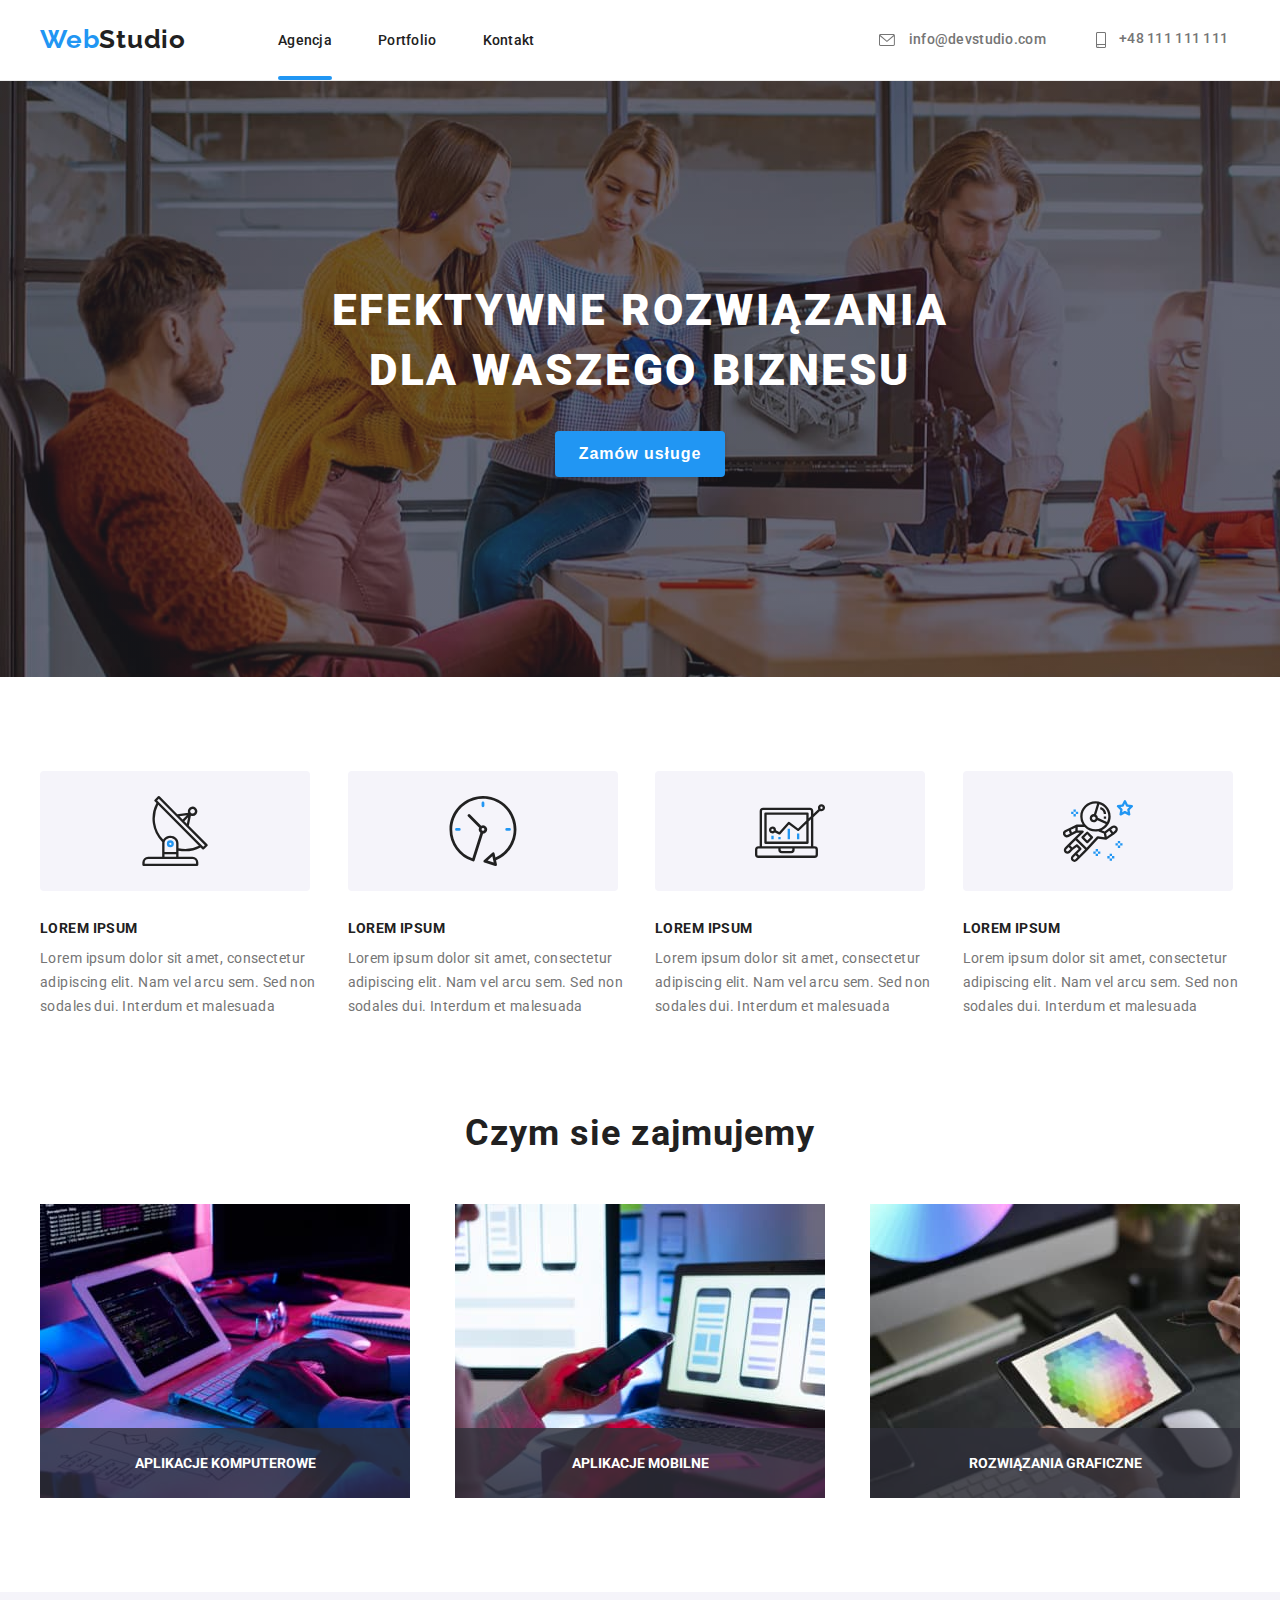
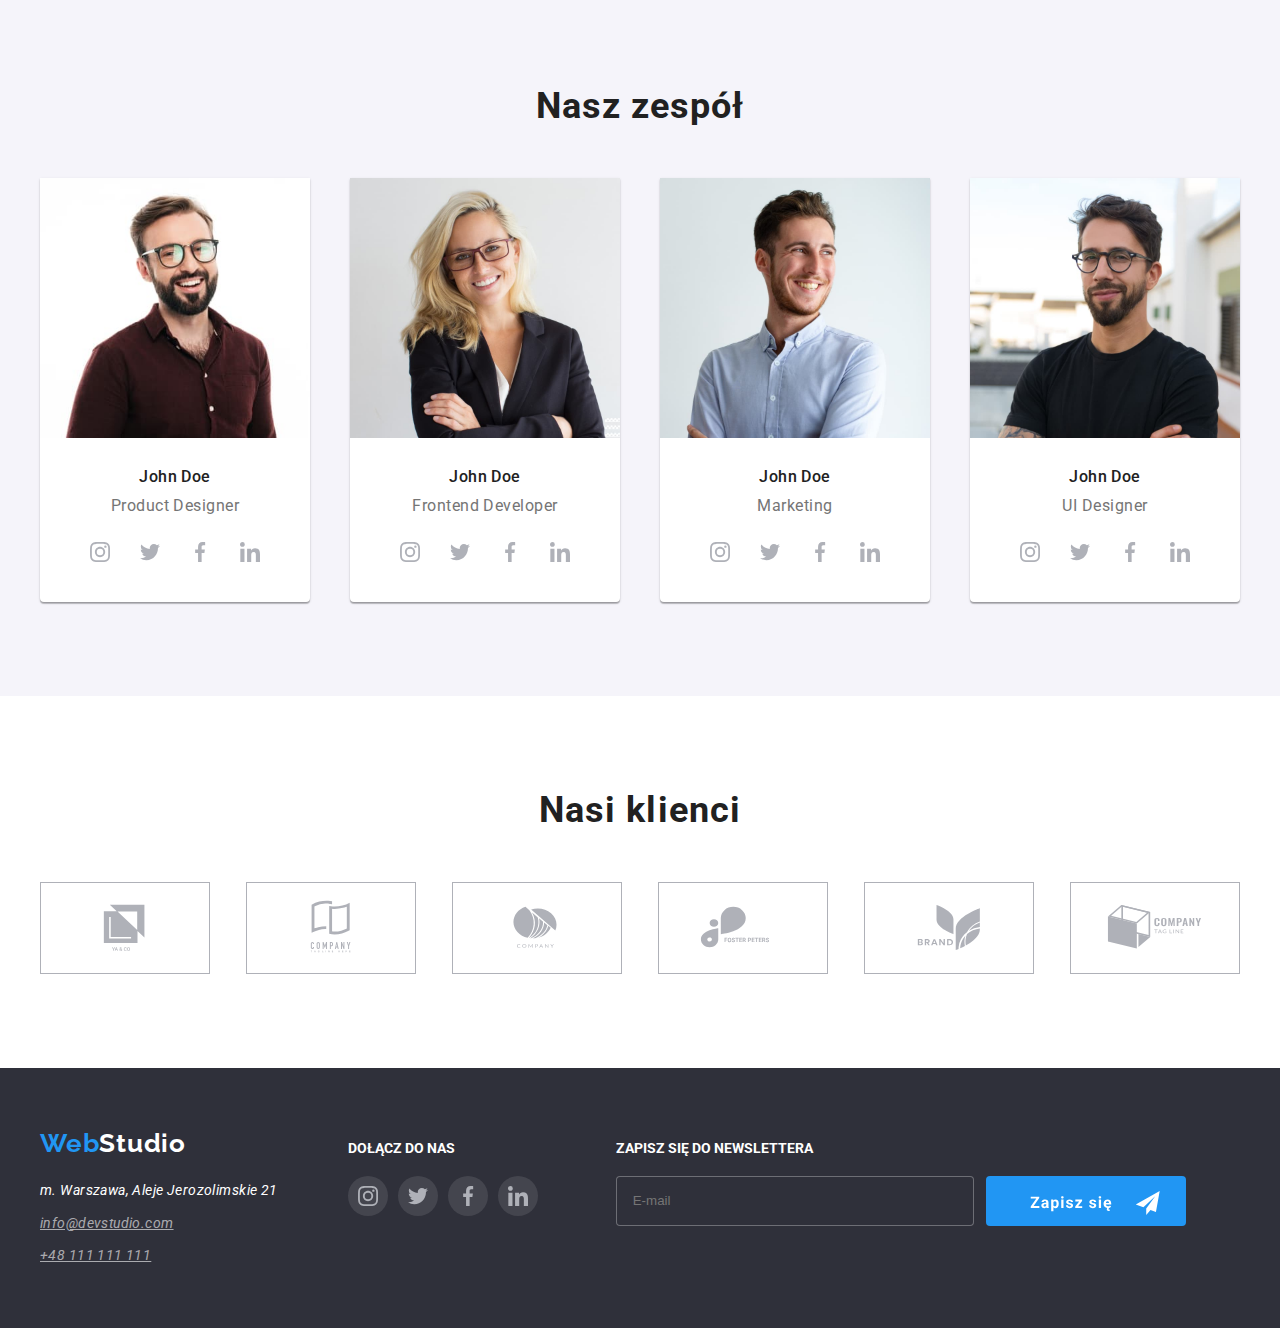
<file: index.html>
<!DOCTYPE html>
<html lang="pl">
  <head>
    <meta charset="UTF-8" />
    <meta http-equiv="X-UA-Compatible" content="IE=edge" />
    <meta name="viewport" content="width=device-width, initial-scale=1.0" />
    <title>STUDIO</title>
    <link rel="preconnect" href="https://fonts.googleapis.com" />
    <link rel="preconnect" href="https://fonts.gstatic.com" crossorigin />
    <link
      href="https://fonts.googleapis.com/css2?family=Raleway:wght@700&family=Roboto:wght@400;500;700;900&display=swap"
      rel="stylesheet"
    />
    <link
      rel="stylesheet"
      href="https://cdnjs.cloudflare.com/ajax/libs/modern-normalize/1.1.0/modern-normalize.min.css"
      integrity="sha512-wpPYUAdjBVSE4KJnH1VR1HeZfpl1ub8YT/NKx4PuQ5NmX2tKuGu6U/JRp5y+Y8XG2tV+wKQpNHVUX03MfMFn9Q=="
      crossorigin="anonymous"
      referrerpolicy="no-referrer"
    />
    <link rel="stylesheet" href="./css/styles.css" />
  </head>

  <body>
    <header>
      <div class="container">
        <div class="box-header">
          <a class="logo logo-header" href="./index.html"
            ><span class="logo-blue">Web</span
            ><span class="logo-darc">Studio</span></a
          >
          <nav class="nav">
            <ul class="nav-list">
              <li>
                <div class="nav-underline">
                  <a class="nav" href="./index.html">Agencja</a>
                </div>
              </li>
              <li>
                <div><a class="nav" href="portfolio.html">Portfolio</a></div>
              </li>
              <li>
                <div><a class="nav" href="#">Kontakt</a></div>
              </li>
            </ul>
          </nav>
          <a class="mail-header" href="mailto:info@devstudio.com">
            <svg class="envelope" width="16" height="12">
              <use href="./images/icons.svg#icon-envelope"></use>
            </svg>
            info@devstudio.com</a
          >
          <a class="tel-header" href="tel:+48111111111">
            <svg class="telephone" width="10" height="16">
              <use href="./images/icons.svg#icon-smartphone"></use>
            </svg>
            +48 111 111 111</a
          >
        </div>
      </div>
    </header>
    <main>
      <section class="hero">
        <div class="box-slogan">
          <div class="container">
            <div class="flex-slogan">
              <h1 class="slogan">EFEKTYWNE ROZWIĄZANIA DLA WASZEGO BIZNESU</h1>
              <button
                data-modal-open
                class="button order-service"
                type="button"
              >
                Zamów usługe
              </button>
            </div>
          </div>
        </div>
      </section>

      <!--Nasze atuty-->
      <section class="section attitude">
        <div class="container">
          <ul class="box-attitude">
            <li>
              <div class="attitude-image">
                <svg width="70" height="70">
                  <use href="./images/icons.svg#icon-antenna-1"></use>
                </svg>
              </div>
              <p class="atuty-title">LOREM IPSUM</p>
              <p class="atuty-content">
                Lorem ipsum dolor sit amet, consectetur adipiscing elit. Nam vel
                arcu sem. Sed non sodales dui. Interdum et malesuada
              </p>
            </li>
            <li>
              <div class="attitude-image">
                <svg width="70" height="70">
                  <use href="./images/icons.svg#icon-clock-1"></use>
                </svg>
              </div>
              <p class="atuty-title">LOREM IPSUM</p>
              <p class="atuty-content">
                Lorem ipsum dolor sit amet, consectetur adipiscing elit. Nam vel
                arcu sem. Sed non sodales dui. Interdum et malesuada
              </p>
            </li>
            <li>
              <div class="attitude-image">
                <svg width="70" height="70">
                  <use href="./images/icons.svg#icon-diagram-1"></use>
                </svg>
              </div>
              <p class="atuty-title">LOREM IPSUM</p>
              <p class="atuty-content">
                Lorem ipsum dolor sit amet, consectetur adipiscing elit. Nam vel
                arcu sem. Sed non sodales dui. Interdum et malesuada
              </p>
            </li>
            <li>
              <div class="attitude-image">
                <svg width="70" height="70">
                  <use href="./images/icons.svg#icon-astronaut-1"></use>
                </svg>
              </div>
              <p class="atuty-title">LOREM IPSUM</p>
              <p class="atuty-content">
                Lorem ipsum dolor sit amet, consectetur adipiscing elit. Nam vel
                arcu sem. Sed non sodales dui. Interdum et malesuada
              </p>
            </li>
          </ul>
        </div>
      </section>

      <!--Czym się zajmujemy-->
      <section class="section">
        <div class="container">
          <section class="section-what-we-do">
            <h2 class="section-title">Czym sie zajmujemy</h2>
            <ul class="box-what-we-do">
              <li class="what-we-do-item">
                <a href="#"
                  ><img
                    src="images/what_we_do/what_we_do1.jpg"
                    alt="praca na komputerze"
                    width="370"
                    height="294"
                /></a>
                <span class="what-we-do-photo-text">aplikacje komputerowe</span>
              </li>
              <li class="what-we-do-item">
                <a href="#"
                  ><img
                    src="images/what_we_do/what_we_do2.jpg"
                    alt="praca na telefonie"
                    width="370"
                    height="294"
                /></a>
                <span class="what-we-do-photo-text">aplikacje mobilne</span>
              </li>
              <li class="what-we-do-item">
                <a href="#"
                  ><img
                    src="images/what_we_do/what_we_do3.jpg"
                    alt="praca w programie graficznym"
                    width="370"
                    height="294"
                /></a>
                <span class="what-we-do-photo-text">rozwiązania graficzne</span>
              </li>
            </ul>
          </section>
        </div>
      </section>
      <!---Nasz zespół-->
      <section class="section team">
        <div class="container">
          <div class="section-team">
            <h2 class="section-title">Nasz zespół</h2>
            <ul class="gallery-our-team">
              <li class="frame-team">
                <img
                  src="images/our_team/product_designer.jpg"
                  alt="Portret specialisty produkt designer"
                  width="270"
                  height="260"
                />
                <h4 class="team-name">John Doe</h4>
                <p class="team-function">Product Designer</p>
                <ul class="social-links">
                  <li class="elipse footer" href="#" target="_blank">
                    <svg class="social-icon" width="20px" height="20px">
                      <use href="./images/icons.svg#icon-instagram-2"></use>
                    </svg>
                  </li>
                  <li class="elipse footer" href="#" target="_blank">
                    <svg class="social-icon" width="20" height="20px">
                      <use href="./images/icons.svg#icon-twitter-1"></use>
                    </svg>
                  </li>
                  <li class="elipse footer" href="#" target="_blank">
                    <svg class="social-icon" width="20" height="20px">
                      <use href="./images/icons.svg#icon-facebook-1-1"></use>
                    </svg>
                  </li>
                  <li class="elipse footer" href="#" target="_blank">
                    <svg class="social-icon" width="20" height="20px">
                      <use href="./images/icons.svg#icon-linkedin-1"></use>
                    </svg>
                  </li>
                </ul>
              </li>
              <li class="frame-team">
                <img
                  src="images/our_team/frontend_developer.jpg"
                  alt="Portret specialisty FrontendDeveloper"
                  width="270"
                  height="260"
                />
                <h4 class="team-name">John Doe</h4>
                <p class="team-function">Frontend Developer</p>
                <ul class="social-links">
                  <li class="elipse" href="#" target="_blank">
                    <svg class="social-icon" width="20px" height="20px">
                      <use href="./images/icons.svg#icon-instagram-2"></use>
                    </svg>
                  </li>
                  <li class="elipse" href="#" target="_blank">
                    <svg class="social-icon" width="20" height="20px">
                      <use href="./images/icons.svg#icon-twitter-1"></use>
                    </svg>
                  </li>
                  <li class="elipse" href="#" target="_blank">
                    <svg class="social-icon" width="20" height="20px">
                      <use href="./images/icons.svg#icon-facebook-1-1"></use>
                    </svg>
                  </li>
                  <li class="elipse" href="#" target="_blank">
                    <svg class="social-icon" width="20" height="20px">
                      <use href="./images/icons.svg#icon-linkedin-1"></use>
                    </svg>
                  </li>
                </ul>
              </li>
              <li class="frame-team">
                <img
                  src="images/our_team/marketing.jpg"
                  alt="Portret specialisty Menager"
                  width="270"
                  height="260"
                />
                <h4 class="team-name">John Doe</h4>
                <p class="team-function">Marketing</p>
                <ul class="social-links">
                  <li class="elipse" href="#" target="_blank">
                    <svg class="social-icon" width="20px" height="20px">
                      <use href="./images/icons.svg#icon-instagram-2"></use>
                    </svg>
                  </li>
                  <li class="elipse" href="#" target="_blank">
                    <svg class="social-icon" width="20" height="20px">
                      <use href="./images/icons.svg#icon-twitter-1"></use>
                    </svg>
                  </li>
                  <li class="elipse" href="#" target="_blank">
                    <svg class="social-icon" width="20" height="20px">
                      <use href="./images/icons.svg#icon-facebook-1-1"></use>
                    </svg>
                  </li>
                  <li class="elipse" href="#" target="_blank">
                    <svg class="social-icon" width="20" height="20px">
                      <use href="./images/icons.svg#icon-linkedin-1"></use>
                    </svg>
                  </li>
                </ul>
              </li>
              <li class="frame-team">
                <img
                  src="images/our_team/ui_designer.jpg"
                  alt="Portret specialisty UI Designer"
                  width="270"
                  height="260"
                />
                <h4 class="team-name">John Doe</h4>
                <p class="team-function">UI Designer</p>
                <ul class="social-links">
                  <li class="elipse" href="#" target="_blank">
                    <svg class="social-icon" width="20px" height="20px">
                      <use href="./images/icons.svg#icon-instagram-2"></use>
                    </svg>
                  </li>
                  <li class="elipse" href="#" target="_blank">
                    <svg class="social-icon" width="20" height="20px">
                      <use href="./images/icons.svg#icon-twitter-1"></use>
                    </svg>
                  </li>
                  <li class="elipse" href="#" target="_blank">
                    <svg class="social-icon" width="20" height="20px">
                      <use href="./images/icons.svg#icon-facebook-1-1"></use>
                    </svg>
                  </li>
                  <li class="elipse" href="#" target="_blank">
                    <svg class="social-icon" width="20" height="20px">
                      <use href="./images/icons.svg#icon-linkedin-1"></use>
                    </svg>
                  </li>
                </ul>
              </li>
            </ul>
          </div>
        </div>
      </section>
      <!--Nasi Klienci-->
      <section class="section">
        <div class="container our-custommers">
          <h2 class="section-title">Nasi klienci</h2>
          <ul class="custommer-logo-gallery">
            <li class="box-custommers">
              <svg width="106px" height="60.4px" class="custommer-logo">
                <use href="./images/icons.svg#icon-Logo"></use>
              </svg>
            </li>
            <li class="box-custommers">
              <svg width="106px" height="60.4px" class="custommer-logo">
                <use href="./images/icons.svg#icon-Logo-1"></use>
              </svg>
            </li>
            <li class="box-custommers">
              <svg width="106px" height="60px" class="custommer-logo">
                <use href="./images/icons.svg#icon-Logo-2"></use>
              </svg>
            </li>
            <li class="box-custommers">
              <svg width="106px" height="60px" class="custommer-logo">
                <use href="./images/icons.svg#icon-Logo-3"></use>
              </svg>
            </li>
            <li class="box-custommers">
              <svg width="106px" height="60px" class="custommer-logo">
                <use href="./images/icons.svg#icon-Logo-4"></use>
              </svg>
            </li>
            <li class="box-custommers">
              <svg width="106px" height="60px" class="custommer-logo">
                <use href="./images/icons.svg#icon-Logo-5"></use>
              </svg>
            </li>
          </ul>
        </div>
      </section>

      <!-- Tu Jesr Footer-->
    </main>
    <footer>
      <div class="container footer-container">
        <div class="box-footer">
          <a class="logo logo-footer" href="./index.htmll"
            ><span class="logo-blue">Web</span
            ><span class="logo-bright">Studio</span></a
          >

          <address class="box-address">
            <span class="address-footer">
              m. Warszawa, Aleje Jerozolimskie 21</span
            >
            <a class="mail-footer" href="mailto:info@devstudio.com"
              >info@devstudio.com</a
            >
            <a class="tel-footer" href="tel:+48111111111">+48 111 111 111</a>
          </address>
        </div>

        <div class="box-join-us">
          <p class="join-us">DOŁĄCZ DO NAS</p>
          <ul class="social-footer">
            <li class="elipse footer" href="#" target="_blank">
              <svg class="social-icon" width="20px" height="20px">
                <use href="./images/icons.svg#icon-instagram-2"></use>
              </svg>
            </li>
            <li class="elipse footer" href="#" target="_blank">
              <svg class="social-icon" width="20" height="20px">
                <use href="./images/icons.svg#icon-twitter-1"></use>
              </svg>
            </li>
            <li class="elipse footer" href="#" target="_blank">
              <svg class="social-icon" width="20" height="20px">
                <use href="./images/icons.svg#icon-facebook-1-1"></use>
              </svg>
            </li>
            <li class="elipse footer" href="#" target="_blank">
              <svg class="social-icon" width="20" height="20px">
                <use href="./images/icons.svg#icon-linkedin-1"></use>
              </svg>
            </li>
          </ul>
        </div>
        <div class="box-newsletter">
          <p class="join-us">Zapisz się do newslettera</p>
          <form name="subscribe-form" class="subscribe-form" autocomplete="off">
            <label for="subscribe-email-form ">
              <input
                class="subscribe-email-form"
                type="email"
                name="email"
                placeholder="E-mail"
                id="subscribe-email-form"
                required
              />
            </label>

            <button class="button button-sign-in" type="submit">
              <svg class="sign-in" width="130" height="30">
                <use href="./images/icons.svg#sign-in"></use>
              </svg>
            </button>
          </form>
        </div>
      </div>
    </footer>
    <!-- div dla okno modalnego -->
    <div data-modal class="is-hidden backdrop">
      <div class="modal">
        <form name="order-form" class="order-form" autocomplete="off">
          <h2>Zostaw swoje dane w formularzu poniżej</h2>
          <label for="name-order" class="label-order">
            Imie
            <input
              name="name"
              class="name"
              type="text"
              id="name-order"
              required
            />
            <svg width="18" height="18">
              <use href="./images/icons.svg#form-name"></use>
            </svg>
          </label>

          <label for="phone-number-order" class="label-order">
            Telefon
            <input
              name="phone-number"
              class="phone-number"
              type="tel"
              id="phone-number-order"
              required
            />
            <svg width="18" height="18">
              <use href="./images/icons.svg#form-tel"></use>
            </svg>
          </label>

          <label for="email-order" class="label-order">
            Email
            <input
              name="email-order"
              class="email-order"
              type="email"
              id="email-order"
              required
            />
            <svg width="18" height="18">
              <use href="./images/icons.svg#form-mail"></use>
            </svg>
          </label>

          <label for="comment-order" class="label-order">
            Komentarz
            <textarea
              name="comment-order"
              class="comment-order"
              type="text"
              id="comment-order"
              value=""
              placeholder="Wprowadź tekst"
            ></textarea>
          </label>
          <label class="label-check">
            <input
              class="hidden-checkbox"
              type="checkbox"
              name="client-terms-accept"
            />
            <div class="custom-checkbox">
              <svg width="14" height="12">
                <use href="./images/icons.svg#form-confirm"></use>
              </svg>
            </div>
            <span
              >Oświadczam iż akceptuję <a href="#">Regulamin</a> i
              <a href="#">Politykę Prywatności</a>.</span
            >
          </label>
          <button type="submit" class="btn-form-send">Wyślij</button>
        </form>
        <button data-modal-close class="btn-close">
          <svg width="11" height="11">
            <use href="./images/icons.svg#icon-Vector"></use>
          </svg>
        </button>
      </div>
    </div>
    <script src="./js/modal.js"></script>
    <!-- skrypt dla okna modalnego -->
  </body>
</html>
</file>
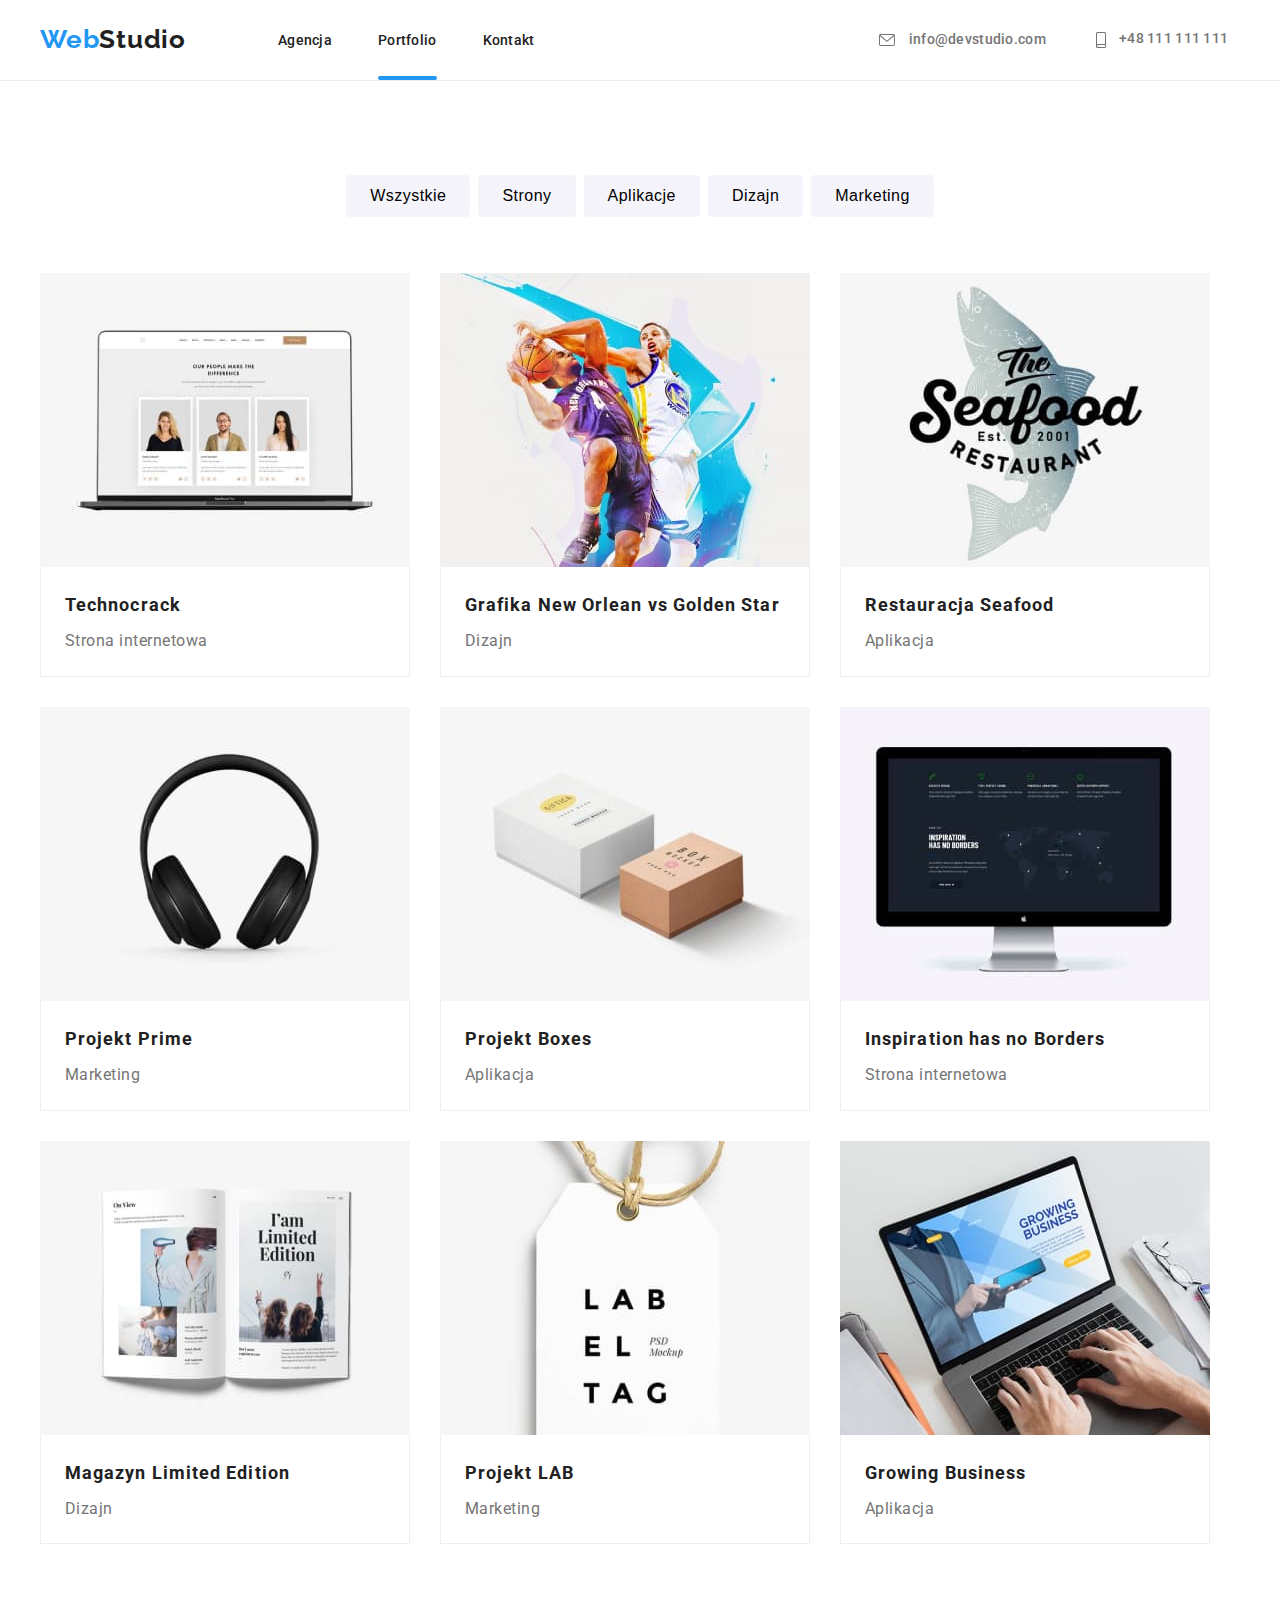
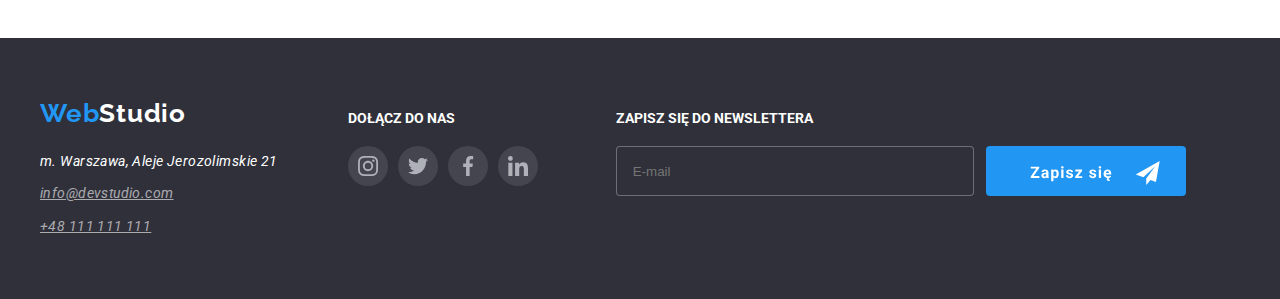
<file: portfolio.html>
<!DOCTYPE html>
<html lang="pl">
  <head>
    <meta charset="UTF-8" />
    <meta http-equiv="X-UA-Compatible" content="IE=edge" />
    <meta name="viewport" content="width=device-width, initial-scale=1.0" />
    <title>portfolio</title>
    <link rel="preconnect" href="https://fonts.googleapis.com" />
    <link rel="preconnect" href="https://fonts.gstatic.com" crossorigin />
    <link
      href="https://fonts.googleapis.com/css2?family=Raleway:wght@700&family=Roboto:wght@400;500;700;900&display=swap"
      rel="stylesheet"
    />
    <link
      rel="stylesheet"
      href="https://cdnjs.cloudflare.com/ajax/libs/modern-normalize/1.1.0/modern-normalize.min.css"
      integrity="sha512-wpPYUAdjBVSE4KJnH1VR1HeZfpl1ub8YT/NKx4PuQ5NmX2tKuGu6U/JRp5y+Y8XG2tV+wKQpNHVUX03MfMFn9Q=="
      crossorigin="anonymous"
      referrerpolicy="no-referrer"
    />
    <link rel="stylesheet" href="./css/styles.css" />
  </head>
  <body>
    <header>
      <div class="container header">
        <div class="box-header">
          <a class="logo logo-header" href="./index.html"
            ><span class="logo-blue">Web</span
            ><span class="logo-darc">Studio</span></a
          >
          <nav class="nav">
            <ul class="nav-list">
              <li>
                <div><a class="nav" href="./index.html">Agencja</a></div>
              </li>
              <li>
                <div class="nav-underline">
                  <a class="nav" href="portfolio.html">Portfolio</a>
                </div>
              </li>
              <li>
                <div><a class="nav" href="#">Kontakt</a></div>
              </li>
            </ul>
          </nav>
          <a class="mail-header" href="mailto:info@devstudio.com">
            <svg class="envelope" width="16" height="12">
              <use href="./images/icons.svg#icon-envelope"></use>
            </svg>
            info@devstudio.com</a
          >
          <a class="tel-header" href="tel:+48111111111">
            <svg class="telephone" width="10" height="16">
              <use href="./images/icons.svg#icon-smartphone"></use>
            </svg>
            +48 111 111 111</a
          >
        </div>
      </div>
    </header>
    <main>
      <!--Tu jest pasek z buttons-->
      <section class="section">
        <div class="container">
          <ul class="buttons">
            <li>
              <button type="button" class="button all-kind">Wszystkie</button>
            </li>
            <li>
              <button type="button" class="button pages">Strony</button>
            </li>
            <li>
              <button type="button" class="button aplications">
                Aplikacje
              </button>
            </li>
            <li>
              <button type="button" class="button design">Dizajn</button>
            </li>
            <li>
              <button type="button" class="button marketing">Marketing</button>
            </li>
          </ul>

          <!--tu jest galeria z projektami-->

          <ul class="box-gallery">
            <div class="gallery">
              <li>
                <div class="overlay">
                  <img
                    src="images/projekt9.jpg"
                    alt="Projekt technocrack Zdjęcie przedstawia komputer"
                    width="370"
                    height="294"
                    href="#"
                  />
                  <p class="overlay-content">
                    Technocrack jest popularną platformą wykorzystywaną do
                    rozpowszechniania koronawirusa. Firmy wykorzystują tę
                    platformę do celów szpiegowskich i ataków na
                    niezabezpieczone serwery konkurencji
                  </p>
                </div>
                <h4 class="project-title">Technocrack</h4>
                <p class="project-category">Strona internetowa</p>
              </li>
            </div>
            <div class="gallery">
              <li>
                <div class="overlay">
                  <img
                    src="images/project8.jpg"
                    alt="Projekt New Orlean Zdjecie przedstawia koszykarzy"
                    width="370"
                    height="294"
                    href="#"
                  />
                  <p class="overlay-content">
                    Technocrack jest popularną platformą wykorzystywaną do
                    rozpowszechniania koronawirusa. Firmy wykorzystują tę
                    platformę do celów szpiegowskich i ataków na
                    niezabezpieczone serwery konkurencji
                  </p>
                </div>
                <h4 class="project-title">Grafika New Orlean vs Golden Star</h4>
                <p class="project-category">Dizajn</p>
              </li>
            </div>
            <div class="gallery">
              <li>
                <div class="overlay">
                  <img
                    src="images/project7.jpg"
                    alt="Projekt Seafood Zdjęcie przedstawia rybe"
                    width="370"
                    height="294"
                    href="#"
                  />
                  <p class="overlay-content">
                    Technocrack jest popularną platformą wykorzystywaną do
                    rozpowszechniania koronawirusa. Firmy wykorzystują tę
                    platformę do celów szpiegowskich i ataków na
                    niezabezpieczone serwery konkurencji
                  </p>
                </div>
                <h4 class="project-title">Restauracja Seafood</h4>
                <p class="project-category">Aplikacja</p>
              </li>
            </div>
            <div class="gallery">
              <li>
                <div class="overlay">
                  <img
                    src="images/project6.jpg"
                    alt="Projekt prime Zdjęcie słuchawek"
                    width="370"
                    height="294"
                    href="#"
                  />
                  <p class="overlay-content">
                    Technocrack jest popularną platformą wykorzystywaną do
                    rozpowszechniania koronawirusa. Firmy wykorzystują tę
                    platformę do celów szpiegowskich i ataków na
                    niezabezpieczone serwery konkurencji
                  </p>
                </div>
                <h4 class="project-title">Projekt Prime</h4>
                <p class="project-category">Marketing</p>
              </li>
            </div>
            <div class="gallery">
              <li>
                <div class="overlay">
                  <img
                    src="images/project5.jpg"
                    alt="Projekt Boxes Zdjęcie pudełek"
                    width="370"
                    height="294"
                    href="#"
                  />
                  <p class="overlay-content">
                    Technocrack jest popularną platformą wykorzystywaną do
                    rozpowszechniania koronawirusa. Firmy wykorzystują tę
                    platformę do celów szpiegowskich i ataków na
                    niezabezpieczone serwery konkurencji
                  </p>
                </div>
                <h4 class="project-title">Projekt Boxes</h4>
                <p class="project-category">Aplikacja</p>
              </li>
            </div>
            <div class="gallery">
              <li>
                <div class="overlay">
                  <img
                    src="images/project4.jpg"
                    alt="Projekt Inspiration has no Borders Zdjęcie komputera"
                    width="370"
                    height="294"
                    href="#"
                  />
                  <p class="overlay-content">
                    Technocrack jest popularną platformą wykorzystywaną do
                    rozpowszechniania koronawirusa. Firmy wykorzystują tę
                    platformę do celów szpiegowskich i ataków na
                    niezabezpieczone serwery konkurencji
                  </p>
                </div>
                <h4 class="project-title">Inspiration has no Borders</h4>
                <p class="project-category">Strona internetowa</p>
              </li>
            </div>
            <div class="gallery">
              <li>
                <div class="overlay">
                  <img
                    src="images/project3.jpg"
                    alt="Projekt Magazyn Limited Edition Zdjęcie gazety"
                    width="370"
                    height="294"
                    href="#"
                  />
                  <p class="overlay-content">
                    Technocrack jest popularną platformą wykorzystywaną do
                    rozpowszechniania koronawirusa. Firmy wykorzystują tę
                    platformę do celów szpiegowskich i ataków na
                    niezabezpieczone serwery konkurencji
                  </p>
                </div>
                <h4 class="project-title">Magazyn Limited Edition</h4>
                <p class="project-category">Dizajn</p>
              </li>
            </div>
            <div class="gallery">
              <li>
                <div class="overlay">
                  <img
                    src="images/project2.jpg"
                    alt="Projekt LAB Zdjęcie metki od ubrań"
                    width="370"
                    height="294"
                    href="#"
                  />
                  <p class="overlay-content">
                    Technocrack jest popularną platformą wykorzystywaną do
                    rozpowszechniania koronawirusa. Firmy wykorzystują tę
                    platformę do celów szpiegowskich i ataków na
                    niezabezpieczone serwery konkurencji
                  </p>
                </div>
                <h4 class="project-title">Projekt LAB</h4>
                <p class="project-category">Marketing</p>
              </li>
            </div>
            <div class="gallery">
              <li>
                <div class="overlay">
                  <img
                    src="images/project1.jpg"
                    alt="Projekt Growing Business Zdjęcie laptopa"
                    width="370"
                    height="294"
                    href="#"
                  />
                  <p class="overlay-content">
                    Technocrack jest popularną platformą wykorzystywaną do
                    rozpowszechniania koronawirusa. Firmy wykorzystują tę
                    platformę do celów szpiegowskich i ataków na
                    niezabezpieczone serwery konkurencji
                  </p>
                </div>
                <h4 class="project-title">Growing Business</h4>
                <p class="project-category">Aplikacja</p>
              </li>
            </div>
          </ul>
        </div>
      </section>
    </main>
    <footer>
      <div class="container footer-container">
        <div class="box-footer">
          <a class="logo logo-footer" href="./index.htmll"
            ><span class="logo-blue">Web</span
            ><span class="logo-bright">Studio</span></a
          >

          <address class="box-address">
            <span class="address-footer">
              m. Warszawa, Aleje Jerozolimskie 21</span
            >
            <a class="mail-footer" href="mailto:info@devstudio.com"
              >info@devstudio.com</a
            >
            <a class="tel-footer" href="tel:+48111111111">+48 111 111 111</a>
          </address>
        </div>

        <div class="box-join-us">
          <p class="join-us">DOŁĄCZ DO NAS</p>
          <ul class="social-footer">
            <li class="elipse footer" href="#" target="_blank">
              <svg class="social-icon" width="20px" height="20px">
                <use href="./images/icons.svg#icon-instagram-2"></use>
              </svg>
            </li>
            <li class="elipse footer" href="#" target="_blank">
              <svg class="social-icon" width="20" height="20px">
                <use href="./images/icons.svg#icon-twitter-1"></use>
              </svg>
            </li>
            <li class="elipse footer" href="#" target="_blank">
              <svg class="social-icon" width="20" height="20px">
                <use href="./images/icons.svg#icon-facebook-1-1"></use>
              </svg>
            </li>
            <li class="elipse footer" href="#" target="_blank">
              <svg class="social-icon" width="20" height="20px">
                <use href="./images/icons.svg#icon-linkedin-1"></use>
              </svg>
            </li>
          </ul>
        </div>
        <div class="box-newsletter">
          <p class="join-us">Zapisz się do newslettera</p>
          <form name="subscribe-form" class="subscribe-form" autocomplete="off">
            <label for="subscribe-email-form ">
              <input class="subscribe-email-form" type="email" name="email" placeholder="E-mail" id="subscribe-email-form "
              required/>
            </label>

            <button class="button button-sign-in" type="submit">
              <svg class="sign-in" width="130" height="30">
                <use href="./images/icons.svg#sign-in"></use>
              </svg>
            </button>
          </form>
        </div>
      </div>
    </footer>
  </body>
</html>
</file>
<file: css/styles.css>
:root {
  --brand-color-one: #2196f3;
  --brand-color-text-black: #212121;
  --brand-color-white: #ffffff;
  --brand-color-grey: #757575;
  --brand-color-background-darc: #2f303a;
  --brand-color-background-team: #f5f4fa;
  --brand-color-background: #2f303a;
  --background-page-color: #e5e5e5;
  --border-color-galery: #eeeeee;
  --border-color-header: #ececec;
  --icon-color-1: #afb1b8;
  --icon-color-2: rgba(255, 255, 255, 0.1);
  --icon-black: #000000;
  --background-photo-what-we-do: #2f303acc;
  --background-fill-overlay: rgba(33, 150, 243, 0.9);
}
/*conteners */
* {
  margin: 0;
  box-sizing: border-box;
}
body {
  font-family: "Roboto", sans-serif;
  color: var(--brand-color-text-black);
  font-weight: 400;
  font-size: 16px;
}

.container {
  max-width: 1200px;
  margin: 0 auto;
}
header {
  border-bottom: 1px solid var(--border-color-header);
}

.box-header {
  background-color: var(--brand-color-white);
  display: flex;
  flex-direction: row;
  justify-content: flex-start;
  align-items: center;
  padding-top: 24px;
  padding-bottom: 25px;
  vertical-align: middle;
}
.nav-list {
  display: flex;
  flex-direction: row;
  justify-content: flex-start;
  align-items: center;
  gap: 46px;
  padding-left: 0;
  padding-right: 345px;
}
.nav-underline {
  position: relative;
}
.nav-underline:after {
  content: "";
  position: absolute;
  height: 4px;
  top: 44px;
  left: 0;
  right: 0;
  background-color: var(--brand-color-one);
  border-radius: 2px;
}

.buttons {
  display: flex;
  flex-direction: row;
  justify-content: center;
  gap: 8px;
}
.box-gallery {
  padding-top: 56px;
  display: flex;
  flex-direction: row;
  flex-wrap: wrap;
  justify-content: flex-start;
  gap: 30px;
}
.gallery {
  border-bottom: 1px solid var(--border-color-galery);
  box-shadow: none;
  transition-duration: 250ms;
  transition-timing-function: cubic-bezier(0.4, 0, 0.2, 1);
}
.gallery:hover,
.gallery:focus {
  box-shadow: 1px 4px 6px rgba(0, 0, 0, 0.16), 0px 4px 4px rgba(0, 0, 0, 0.06),
    0px 1px 1px rgba(0, 0, 0, 0.12);
  cursor: pointer;
}
/* Animowane overlay na galerii */
.overlay {
  position: relative;
  overflow: hidden;
}
.overlay-content {
  position: absolute;
  top: 0;
  left: 0;
  width: 100%;
  height: 100%;
  background-color: var(--background-fill-overlay);
  transform: translatey(102%);
  transition: transform 250ms ease;
  color: var(--brand-color-white);
  font-size: 18px;
  line-height: 1.33;
  text-align: Left;
  vertical-align: Top;
  letter-spacing: 0, 03em;
  padding: 49px 45px 49px 24px;
  transition-duration: 250ms;
  transition-timing-function: cubic-bezier(0.4, 0, 0.2, 1);
}
.overlay:hover .overlay-content {
  transform: translatey(0);
}
/* Fonf styles and pseudoclasses*/
.logo {
  font-family: "Raleway";
  font-weight: 700;
  font-size: 26px;
  line-height: 1.2;
  letter-spacing: 0.03em;
  text-decoration: none;
  max-width: 145px;
}
.logo-blue {
  color: var(--brand-color-one);
}
.logo-darc {
  color: var(--brand-color-text-black);
}
.logo-bright {
  color: var(--brand-color-white);
}
.logo-header {
  margin-right: 93px;
}
ul {
  list-style-type: none;
  padding-left: 0;
}
.nav {
  font-weight: 500;
  font-size: 14px;
  line-height: 1.1;
  letter-spacing: 0.02em;
  text-decoration: none;
  color: var(--brand-color-text-black);
  vertical-align: middle;
  transition-duration: 250ms;
  transition-timing-function: cubic-bezier(0.4, 0, 0.2, 1);
}

.nav:hover,
.nav:focus {
  color: var(--brand-color-one);
}
.mail-header,
.tel-header {
  font-weight: 500;
  font-size: 14px;
  line-height: 1.1;
  letter-spacing: 0.02em;
  text-decoration: none;
  color: var(--brand-color-grey);
  fill: var(--brand-color-grey);
  transition-duration: 250ms;
  transition-timing-function: cubic-bezier(0.4, 0, 0.2, 1);
}
.tel-header {
  vertical-align: middle;
}

.mail-header {
  padding-right: 50px;
}

.envelope {
  margin-right: 10px;
  vertical-align: middle;
}
.telephone {
  margin-right: 10px;
  vertical-align: middle;
}

.mail-header:hover,
.tel-header:hover {
  color: var(--brand-color-one);
  fill: var(--brand-color-one);
}
.mail-header:focus,
.tel-header:focus {
  color: var(--brand-color-one);
  fill: var(--brand-color-one);
}

/*Style Studio.html; fonts*/
.slogan {
  font-weight: 900;
  font-size: 44px;
  line-height: 1.36;
  text-align: center;
  letter-spacing: 0.06em;
  text-transform: uppercase;
  color: var(--brand-color-white);
  max-width: 696px;
  max-height: 120px;
}
.hero {
  background: var(--brand-color-background-darc);
}
.box-slogan {
  background: var(--brand-color-background-darc);
  background: linear-gradient(rgba(47, 48, 58, 0.4), rgba(47, 48, 58, 0.4)),
    url(../images/background-slogan.jpg);
  background-repeat: no-repeat;
  max-width: 1600px;
  margin: 0 auto;
}
.flex-slogan {
  display: flex;
  flex-direction: column;
  justify-content: center;
  align-items: center;
  gap: 30px;
  padding-top: 200px;
  padding-bottom: 200px;
}
.section {
  padding-bottom: 94px;
  padding-top: 94px;
}
.section.attitude {
  padding-bottom: 0px;
}
.box-attitude {
  display: flex;
  flex-direction: row;
  gap: 30px;
}
.attitude-image {
  width: 270px;
  height: 120px;
  border-radius: 4px;
  background-color: var(--brand-color-background-team);
  display: flex;
  align-items: center;
  justify-content: center;
}
.atuty-title {
  font-weight: 700;
  font-size: 14px;
  line-height: 1.14;
  letter-spacing: 0.03em;
  text-transform: uppercase;
  padding-top: 30px;
}
.atuty-content {
  font-size: 14px;
  line-height: 1.71;
  letter-spacing: 0.03em;
  color: var(--brand-color-grey);
  padding-top: 10px;
}
.section-title {
  font-weight: 700;
  font-size: 36px;
  line-height: 1.16;
  text-align: center;
  letter-spacing: 0.03em;
}
.box-what-we-do {
  display: flex;
  flex-direction: row;
  justify-content: space-between;
  gap: 30px;
}
.what-we-do-item {
  position: relative;
}

.what-we-do-photo-text {
  text-transform: uppercase;
  font-weight: 700;
  font-size: 14px;
  display: flex;
  justify-content: center;
  align-items: center;
  position: absolute;
  left: 0;
  right: 0;
  bottom: 0;
  height: 70px;
  background-color: var(--background-photo-what-we-do);
  color: var(--brand-color-white);
  cursor: default;
}

.section-what-we-do {
  display: flex;
  flex-direction: column;
  gap: 50px;
  padding-top: 0;
}

.team {
  background-color: var(--brand-color-background-team);
}
.section-team {
  display: flex;
  flex-direction: column;
  gap: 50px;
}
.gallery-our-team {
  display: flex;
  flex-direction: row;
  justify-content: space-between;
  gap: 30px;
}
.frame-team {
  background-color: var(--brand-color-white);
  box-shadow: 0px 1px 3px rgba(0, 0, 0, 0.12), 0px 1px 1px rgba(0, 0, 0, 0.14),
    0px 2px 1px rgba(0, 0, 0, 0.2);
  border-radius: 0px 0px 4px 4px;
}
.team-name {
  font-weight: 500;
  font-size: 16px;
  line-height: 1.18;
  text-align: center;
  letter-spacing: 0.03em;
  padding-top: 30px;
  padding-bottom: 10px;
}
.team-function {
  font-size: 16px;
  line-height: 1.18;
  text-align: center;
  letter-spacing: 0.03em;
  color: var(--brand-color-grey);
}
.social-links {
  display: flex;
  flex-direction: row;
  gap: 10px;
  align-items: center;
  justify-content: center;
  padding-top: 16px;
  padding-bottom: 30px;
}
.elipse {
  border-radius: 50%;
  width: 40px;
  height: 40px;
  display: flex;
  align-items: center;
  justify-content: center;
  background-color: var(--brand-color-white);
  fill: var(--icon-color-1);
  cursor: pointer;
  transition-duration: 250ms;
  transition-timing-function: cubic-bezier(0.4, 0, 0.2, 1);
}
.elipse:hover,
.elipse:focus {
  background-color: var(--brand-color-one);
  fill: var(--brand-color-white);
}

.our-custommers {
  display: flex;
  flex-direction: column;
  gap: 50px;
}
.custommer-logo-gallery {
  display: flex;
  flex-direction: row;
  flex-wrap: wrap;
  justify-content: space-between;
}
.box-custommers {
  width: 170px;
  height: 92px;
  fill: var(--icon-color-1);
  border: 1px solid var(--icon-color-1);
  display: flex;
  align-items: center;
  justify-content: center;
  transition-duration: 250ms;
  transition-timing-function: cubic-bezier(0.4, 0, 0.2, 1);
}
.box-custommers:hover {
  border: 1px solid var(--brand-color-one);
  fill: var(--brand-color-one);
  cursor: pointer;
}
/*Style buttons*/

.button {
  background-color: var(--brand-color-background-team);
  border-radius: 4px;
  border-color: transparent;
  font-weight: 500;
  font-size: 16px;
  line-height: 1.62;
  text-align: center;
  letter-spacing: 0.03em;
  padding: 6px 22px;
  cursor: pointer;
  box-shadow: none;
  transition-duration: 250ms;
  transition-timing-function: cubic-bezier(0.4, 0, 0.2, 1);
}
.button:hover,
.button:focus {
  background-color: var(--brand-color-one);
  border-radius: 4px;
  color: var(--brand-color-white);
  box-shadow: 0px 3px 1px rgba(0, 0, 0, 0.1), 0px 1px 2px rgba(0, 0, 0, 0.08),
    0px 2px 2px rgba(0, 0, 0, 0.12);
  cursor: pointer;
}

.order-service {
  background: var(--brand-color-one);
  box-shadow: 0px 4px 4px rgba(0, 0, 0, 0.15);
  border-radius: 4px;
  font-weight: 700;
  font-size: 16px;
  line-height: 1.875;
  letter-spacing: 0.06em;
  color: var(--brand-color-white);
  max-width: 200px;
  max-height: 50px;
}

/*tu style galerii portfolio*/
img {
  display: block;
}
.project-title {
  font-size: 18px;
  line-height: 2;
  letter-spacing: 0.06em;
  padding: 20px 24px 4px 24px;
  border-left: 1px solid var(--border-color-galery);
  border-right: 1px solid var(--border-color-galery);
}
.project-category {
  font-size: 16px;
  line-height: 1.8;
  letter-spacing: 0.03em;
  color: var(--brand-color-grey);
  padding: 0 24px 20px 24px;
  border-left: 1px solid var(--border-color-galery);
  border-right: 1px solid var(--border-color-galery);
}

/*footer styles*/
footer {
  background-color: var(--brand-color-background-darc);
}
.box-footer {
  display: flex;
  flex-direction: column;
  justify-content: flex-start;
  padding-top: 60px;
  padding-bottom: 60px;
}
.box-address {
  display: flex;
  flex-direction: column;
  gap: 9px;
}
.logo-footer {
  padding-bottom: 20px;
}
.mail-footer {
  font-size: 14px;
  line-height: 1.7;
  letter-spacing: 0.03em;
  text-decoration-line: underline;
  color: rgba(255, 255, 255, 0.6);
  transition-duration: 250ms;
  transition-timing-function: cubic-bezier(0.4, 0, 0.2, 1);
}
.tel-footer {
  font-size: 14px;
  line-height: 1.7;
  letter-spacing: 0.03em;
  color: rgba(255, 255, 255, 0.6);
  transition-duration: 250ms;
  transition-timing-function: cubic-bezier(0.4, 0, 0.2, 1);
}
.address-footer {
  font-size: 14px;
  line-height: 1.7;
  letter-spacing: 0.03em;
  color: var(--brand-color-white);
  transition-duration: 250ms;
  transition-timing-function: cubic-bezier(0.4, 0, 0.2, 1);
}

.address-footer:hover,
.mail-footer:hover,
.tel-footer:hover {
  color: var(--brand-color-one);
}
.address-footer:focus,
.mail-footer:focus,
.tel-footer:focus {
  color: var(--brand-color-one);
}
.social-footer {
  display: flex;
  flex-direction: row;
  gap: 10px;
}
.box-join-us {
  display: flex;
  flex-direction: column;
  gap: 20px;
  padding-left: 70px;
  padding-top: 72px;
}
.join-us {
  color: var(--brand-color-white);
  font-weight: 700;
  font-size: 14px;
  text-transform: uppercase;
}
.footer-container {
  display: flex;
  flex-direction: row;
  justify-content: flex-start;
}
.elipse.footer {
  background-color: var(--icon-color-2);
}
.elipse.footer:hover,
.elipse.footer:focus {
  background-color: var(--brand-color-one);
}
.box-newsletter {
  display: flex;
  flex-direction: column;
  gap: 20px;
  padding-left: 78px;
  padding-top: 72px;
}
.button-sign-in {
  fill: var(--brand-color-white);
  background-color: var(--brand-color-one);
  padding: 10px 48px 10px 42px;
  max-width: 200px;
  max-height: 50px;
  box-shadow: rgba(0, 0, 0, 0.15);
}
.subscribe-form input {
  width: 358px;
  height: 50px;
  border-radius: 4px;
  border: 1px solid rgba(255, 255, 255, 0.3);
  padding: 15px 16px;
  background-color: var(--brand-color-background);
  color: var(--brand-color-white);
  line-height: 1.07;
}
.subscribe-form {
  display: flex;
  flex-direction: row;
  gap: 12px;
  align-items: center;
  justify-content: center;
}
/* OKNO MODALNE  */
.modal {
  position: absolute;
  transform: translate(-50%, -50%) scale(1);
  top: 50%;
  left: 50%;
  width: 528px;
  min-height: 581px;
  background-color: var(--brand-color-white);
  box-shadow: 0px 1px 3px rgba(0, 0, 0, 0.12), 0px 1px 1px rgba(0, 0, 0, 0.14),
    0px 2px 1px rgba(0, 0, 0, 0.2);
  border-radius: 4px;
  /* animacja otwierania */
  opacity: 1;
  transition-property: transform, opacity, background-color;
  transition-duration: 500ms;
  padding: 40px;
}
.is-hidden {
  visibility: hidden;
  opacity: 0;
  pointer-events: none;
}
.backdrop {
  position: fixed;
  left: 0;
  top: 0;
  width: 100%;
  height: 100%;
  background-color: rgba(0, 0, 0, 0.2);
  transition: visibility 0.6s linear, opacity 0.6s linear;
}
.is-hidden .modal {
  /* EFEKT ZNIKANIA*/
  transform: translate(-50%, -50%) scale(0);
}
.btn-close {
  /* pozycja */
  position: absolute;
  width: 30px;
  height: 30px;
  top: 0;
  right: 0;
  margin: 8px;
  /* krawedzie i tło */
  fill: var(--icon-black);
  background-color: var(--brand-color-white);
  border: 1px solid rgba(0, 0, 0, 0.1);
  width: 30px;
  height: 30px;
  border-radius: 50%;
  cursor: pointer;
  transition-duration: 250ms;
  transition-timing-function: cubic-bezier(0.4, 0, 0.2, 1);
}
.btn-close:hover,
.btn-close:focus {
  background-color: var(--brand-color-one);
  fill: var(--brand-color-white);
}
.order-form h2 {
  font-size: 20px;
  font-weight: 700;
  padding-bottom: 12px;
  line-height: 1;
  text-align: center;
}
.label-order {
  position: relative;
  /*ikony-absolute w labelu-reelative */
  display: flex;
  flex-direction: column;
  flex-wrap: nowrap;
  font-size: 12px;
  color: var(--brand-color-grey);
  margin-top: 12px;
  margin-bottom: 4px;
}

.label-order input {
  padding-left: 42px;
  height: 40px;
  border-radius: 4px;
  border: 1px solid rgba(33, 33, 33, 0.2);
  font-size: 12px;
  transition-property: border-color, fill;
  transition-duration: 250ms;
  transition-timing-function: cubic-bezier(0.4, 0, 0.2, 1);
  outline: none;
}

.label-order svg {
  position: absolute;
  left: 0;
  bottom: 0;
  margin-bottom: 11px;
  margin-left: 11px;
  fill: var(--brand-color-text-black);
}

.label-order textarea {
  border: 1px solid rgba(33, 33, 33, 0.2);
  border-radius: 4px;
  font-size: 12px;
  line-height: 1;
  letter-spacing: 0.01em;
  padding: 12px 16px;
  height: 7.5rem;
  outline: none;
  margin-bottom: 10px;
  transition-property: border-color;
  transition-duration: 250ms;
  transition-timing-function: cubic-bezier(0.4, 0, 0.2, 1);
}

/* Zmiana koloru form na hoover i focus  */

.label-order input:hover,
.label-order input:focus,
.label-order input:hover + svg,
.label-order input:focus + svg {
  border-color: var(--brand-color-one);
  fill: var(--brand-color-one);
}
.label-order textarea:hover,
.label-order textarea:focus {
  border-color: var(--brand-color-one);
}

.label-order textarea::placeholder {
  color: rgba(117, 117, 117, 0.5);
}

.btn-form-send {
  display: block;
  margin: 30px auto 0 auto;
  padding: 10px 76px;
  font-weight: 700;
  color: var(--brand-color-white);
  line-height: 1.6;
  letter-spacing: 0.06em;
  cursor: pointer;
  background: var(--brand-color-one);
  box-shadow: 0px 4px 4px rgba(0, 0, 0, 0.15);
  border-radius: 4px;
  border: 1px solid var(--brand-color-one);
}

/* Ustawianie checkboxa */
.label-check {
  margin-top: 16px;
  font-size: 14px;
  /* wyrównanie diva i spana */
  display: flex;
  flex-direction: row;
  align-items: center;
  justify-content: center;
  gap: 7px;
}

.label-check span {
  letter-spacing: 0.03em;
  line-height: 1.5;
}

.label-check a {
  color: var(--brand-color-one);
}

/* ukrycie oryginalnego check */
.hidden-checkbox {
  position: absolute;
  opacity: 0;
  cursor: none;
  height: 0;
  width: 0;
}
/* styl zaimportowanego check */
.custom-checkbox {
  width: 16px;
  height: 15px;
  border: 1px solid var(--brand-color-text-black);
  border-radius: 3px;
}
/* element "svg", który jest bezpośrednim potomkiem elementu o klasie ".custom-checkbox", a który występuje po elemencie o klasie ".hidden-checkbox". */
.hidden-checkbox ~ .custom-checkbox > svg {
  opacity: 1;
}

.hidden-checkbox ~ .custom-checkbox {
  fill: transparent;
  transition-property: border-color, background-color;
  transition-duration: 250ms;
  transition-timing-function: cubic-bezier(0.4, 0, 0.2, 1);
}

.hidden-checkbox:checked ~ .custom-checkbox {
  background-color: var(--brand-color-one);
  border-color: var(--brand-color-one);
  fill: var(--brand-color-white);
  transition-property: border-color, background-color;
  transition-duration: 250ms;
  transition-timing-function: cubic-bezier(0.4, 0, 0.2, 1);
}
</file>
